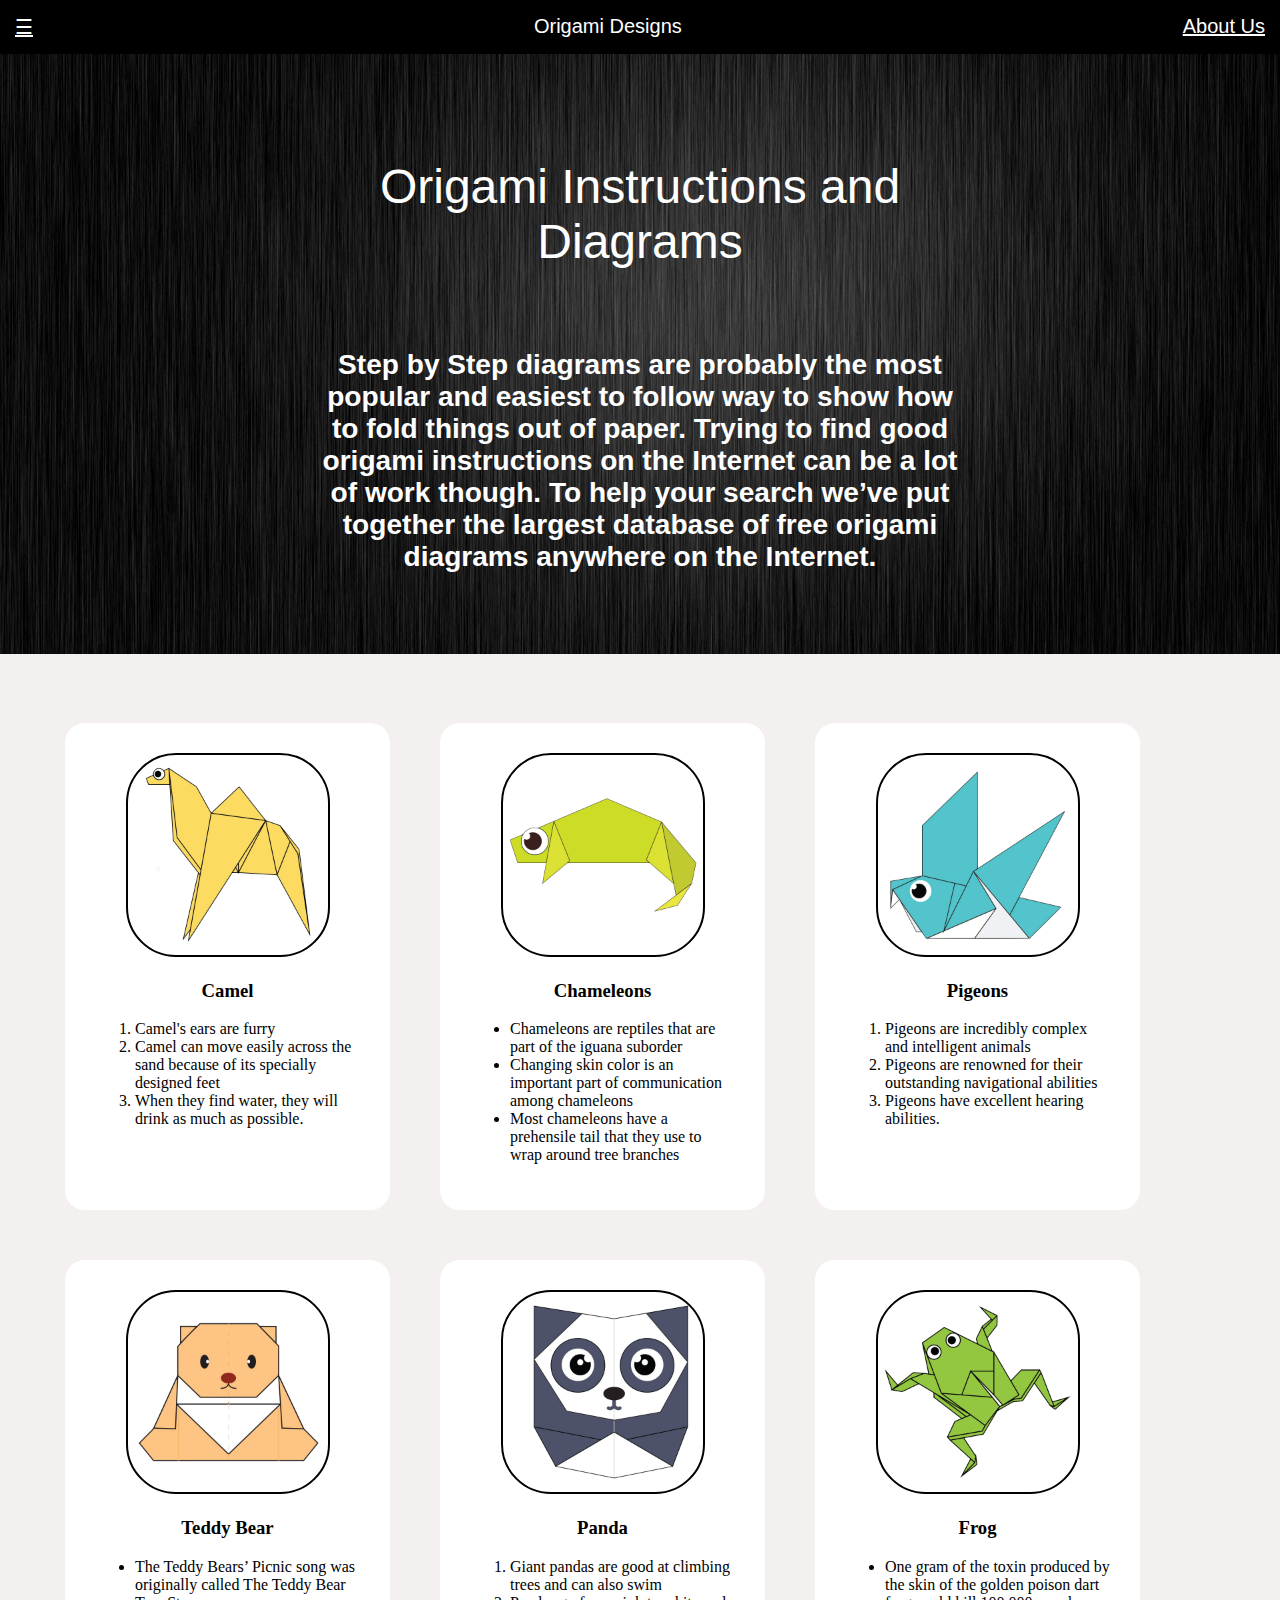
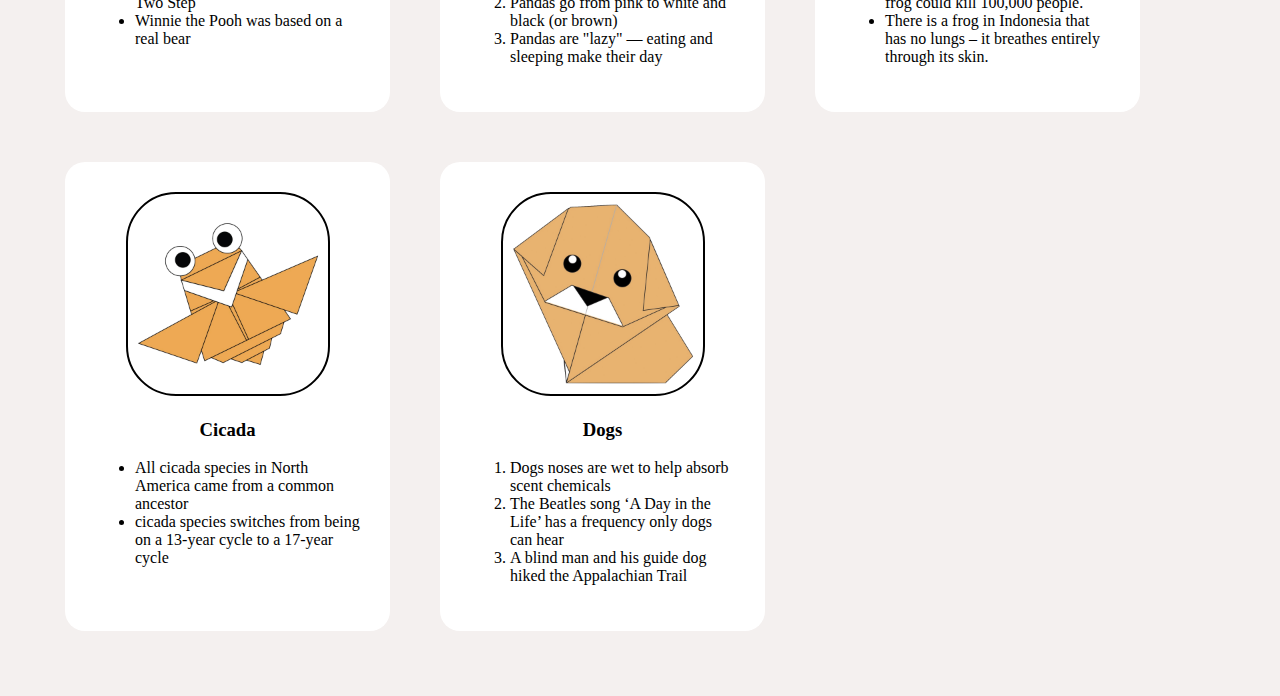
<file: index.html>
<!DOCTYPE html>
<html>
<head>
    <title>Origami Designs</title>
    <link rel="stylesheet" type="text/css" href="styles.css">
</head>
<body link="white" vlink="white" alink="white">
<div class="header">
    <div class="menu">
        <div ><a href ="followus.html">☰</a></div>
        <div >Origami Designs</div>
        <div ><a href ="about.html">About Us</a></div>
    </div>
</div>
<div class ="bodyimg">
    <img src="main2.jpg" height="600px" width="100%">
    <div class="textinimg">
        <p class="heading">
            Origami Instructions and Diagrams  
          </p>
          <h3><br>
          Step by Step diagrams are probably the most popular and easiest to follow way to show how to fold things out of paper. 
          Trying to find good origami instructions on the Internet can be a lot of work though. To help your search we’ve put
          together the largest database of free origami diagrams anywhere on the Internet.
          </h3>
    </div>
    
</div>
<div class ="grid">
    <div class ="origami">
        <center>
        <a href ="http://origami.me/camel/" target="_blank"><img src="camel.png" width="200px" height="200px"></a>
        <h3> Camel </h3>
        </center>
        <p>
            <ol>
                <li>Camel's ears are furry</li>
                <li>Camel can move easily across the sand because of its specially designed feet</li>
                <li>When they find water, they will drink as much as possible.</li>
            </ol>
        </p>
        </div>
    <div class="origami">
        <center>
        <a href="http://origami.me/chameleon/" target="_blank"><img src="chameleon.png" width="200px" height="200px"></a>
        <h3> Chameleons </h3>
        </center>
        <p> 
            <ul>
                <li>Chameleons are reptiles that are part of the iguana suborder</li>
                <li>Changing skin color is an important part of communication among chameleons</li>
                <li>Most chameleons have a prehensile tail that they use to wrap around tree branches</li>
            </ul>
        </p>
        </div>
    <div class="origami">
        <center>
        <a href="http://origami.me/pigeon/" target="_blank"><img src="pigeon.png" width="200px" height="200px"></a>
        <h3> Pigeons </h3>
        </center>
        <p>
        <ol>
            <li>Pigeons are incredibly complex and intelligent animals</li>
            <li>Pigeons are renowned for their outstanding navigational abilities</li>
            <li>Pigeons have excellent hearing abilities.</li>
        </ol>
        </p>
        </div>
    <div class="origami">
        <center>
        <a href="http://origami.me/teddy-bear/" target="_blank"><img src="teddy.png" width="200px" height="200px"></a>
        <h3> Teddy Bear </h3>
        </center>
        <p>
        <ul>
            <li>The Teddy Bears’ Picnic song was originally called The Teddy Bear Two Step</li>
            <li>Winnie the Pooh was based on a real bear</li>
            
        </ul>
        </p>
        </div>

    
    <div class="origami">
        <center>
            <a href="http://origami.me/panda/" target="_blank"><img src="panda.png" width="200px" height="200px"></a>
            <h3> Panda </h3>
        </center>
        <p>
        <ol>
            <li>Giant pandas are good at climbing trees and can also swim</li>
            <li>Pandas go from pink to white and black (or brown)</li>
            <li>Pandas are "lazy" — eating and sleeping make their day</li>
        </ol>
        </p>
    </div>
    <div class="origami">
        <center>
            <a href ="http://origami.me/traditional-frog/" target="_blank"><img src="frog.png" width="200px" height="200px"></a>
            <h3> Frog </h3>
        </center>
        <p>
        <ul>
            <li>One gram of the toxin produced by the skin of the golden poison dart frog could kill 100,000 people.</li>
            <li>There is a frog in Indonesia that has no lungs – it breathes entirely through its skin.</li>
    
        </ul>
        </p>
    </div>
    <div class="origami">
        <center>
            <a href="http://origami.me/flying-cicada/" target="_blank"><img src="cicada.png" width="200px" height="200px"></a>
            <h3> Cicada </h3>
        </center>
        <p>
        <ul>
            <li>All cicada species in North America came from a common ancestor</li>
            <li>cicada species switches from being on a 13-year cycle to a 17-year cycle</li>
        </ul>
        </p>
    </div>
    <div class="origami">
        <center>
           <a href="http://origami.me/puppy/" target="_blank"><img src="dog.png" width="200px" height="200px"></a>
            <h3> Dogs </h3>
        </center>
        <p>
        <ol>
            <li>Dogs noses are wet to help absorb scent chemicals</li>
            <li>The Beatles song ‘A Day in the Life’ has a frequency only dogs can hear</li>
            <li>A blind man and his guide dog hiked the Appalachian Trail</li>
        </ol>
        </p>
    </div>
    

</div>
</body>
</html>
</file>
<file: styles.css>
.menu{
    display: flex;
    justify-content: space-between;
    background-color:#000000;
    padding: 15px;
    font-size: 20px;
    font-family: sans-serif;
    font-weight: 400;
    color: #ffffff;
}
body{
    margin: 0px;
    background-color:rgb(244,240,239);
    
}
.bodyimg{
    position: relative;
  text-align: center;
  color: white;
}
.textinimg{
    position: absolute;
    top: 50%;
    left: 50%;
    transform: translate(-50%, -50%);
    font-family: 'Freestyle script', Haettenschweiler, 'Arial Narrow Bold', sans-serif;
    font-size: x-large;
}
.heading{
    font-family:'Brush Script MT', 'Gill Sans MT', Calibri, 'Trebuchet MS', sans-serif;
    font-size: xxx-large;
}
.grid{
    display: flex;
    flex-wrap: wrap;
    margin: 40px;
    font-family: sans-serif;
    
}
.grid img{
    border: 2px solid #000000;
    border-radius: 50px;
}
.origami {
    
    border-radius: 20px;
    background-color: #ffffff;
    padding: 30px;
    margin: 25px;
    width:265px;
    font-family: fantasy;
    
}
</file>
